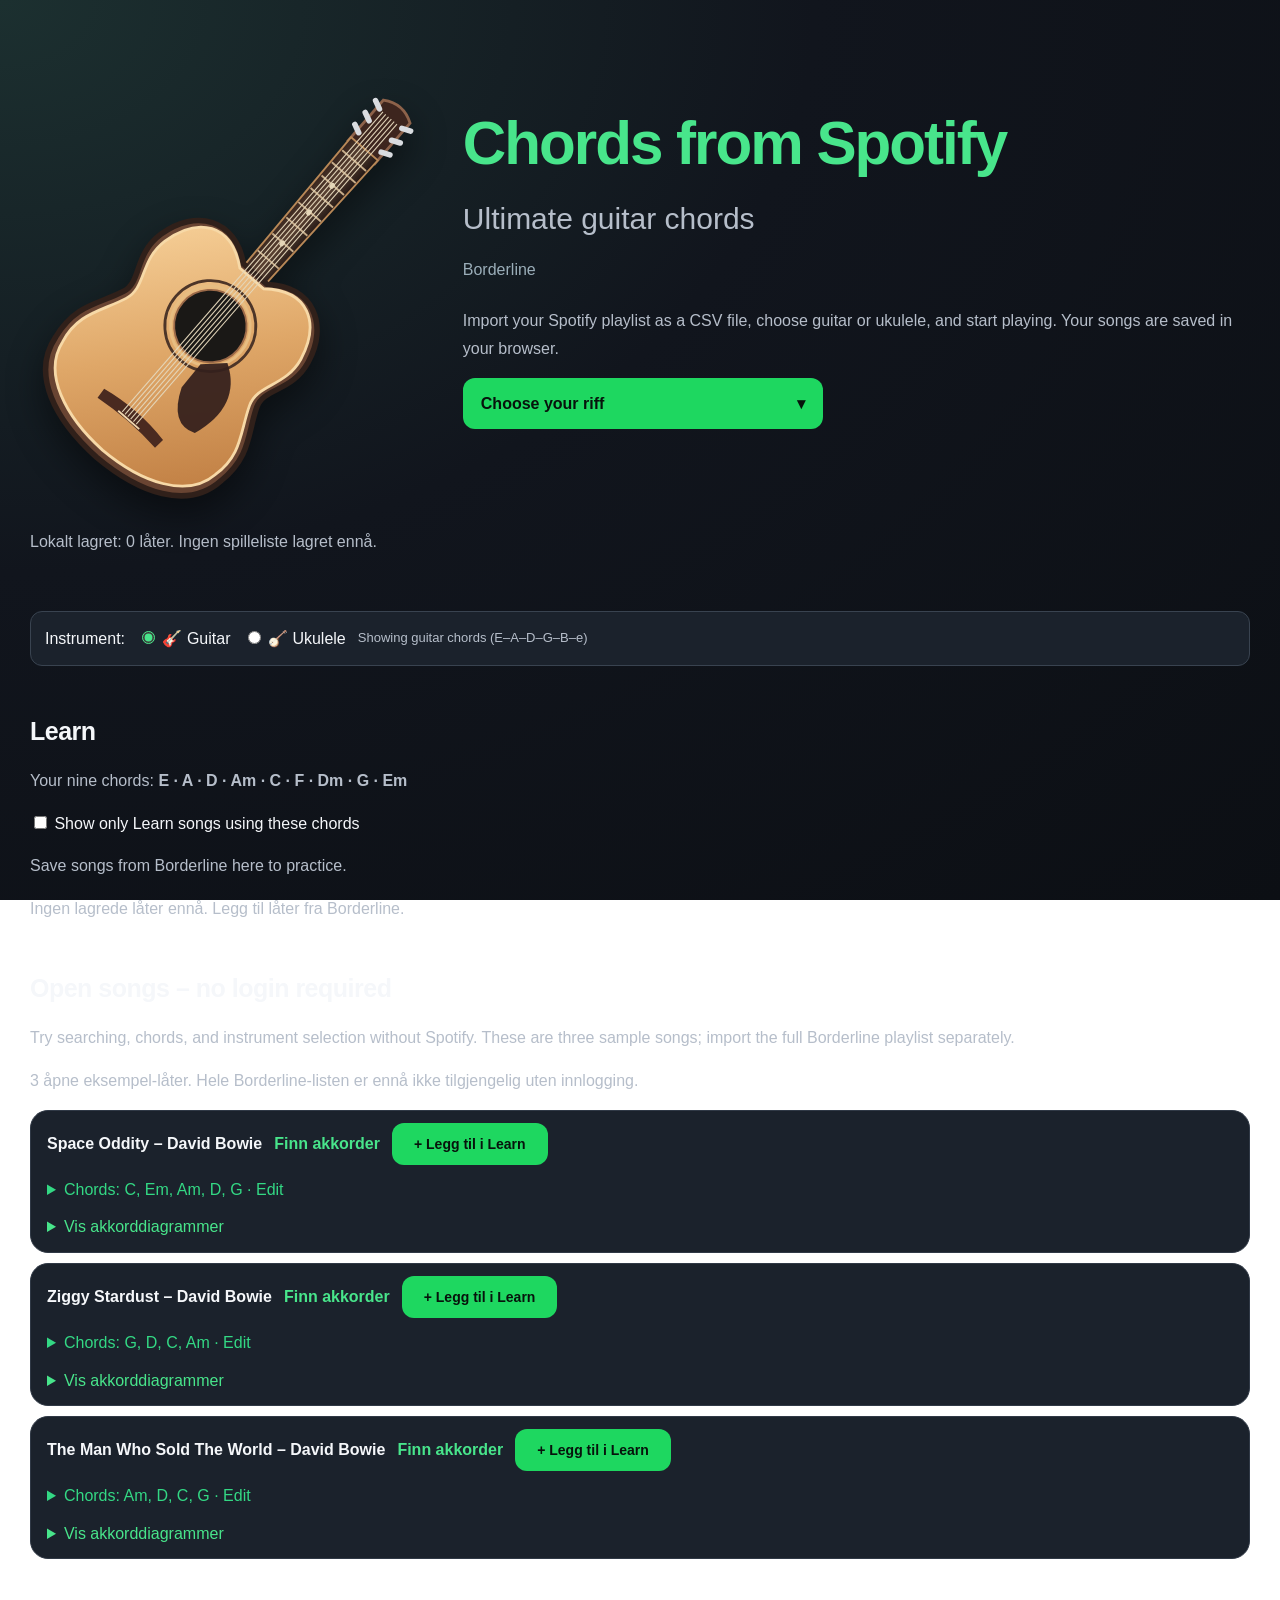
<file: index.html>
<!DOCTYPE html>
<html lang="en">
<head>
    <meta charset="UTF-8">
    <meta name="viewport" content="width=device-width, initial-scale=1.0">
    <title>Chords from Spotify</title>
<link rel="stylesheet" href="style.css">
<style>.acoustic-icon{width:1.25em;height:1.25em;vertical-align:-.12em;display:inline-block;flex-shrink:0} .chord-editor{margin:12px 0;max-width:600px}.chord-editor summary{cursor:pointer;color:#33d884}.chord-editor textarea{display:block;box-sizing:border-box;width:100%;margin:10px 0;padding:10px;border:1px solid #67707d;border-radius:8px;background:#202833;color:white}.chord-feedback{font-size:.9em} .action-dropdown{position:relative;width:100%;max-width:360px}.action-dropdown summary{list-style:none;cursor:pointer;background:#1ed760;color:#07130c;padding:13px 18px;border-radius:12px;font-weight:700}.action-dropdown summary::-webkit-details-marker{display:none}.action-dropdown summary span{float:right}.action-dropdown-items{display:flex;flex-direction:column;gap:8px;margin-top:8px;padding:12px;background:#202630;border:1px solid #394350;border-radius:12px}.action-dropdown-items button{width:100%;white-space:normal;text-align:left}.action-dropdown-items input[hidden]{display:none} </style>
</head>
<body>
    
<header class="hero"><div class="hero-art"><svg class="hero-guitar" viewBox="0 0 420 510" xmlns="http://www.w3.org/2000/svg" role="img" aria-label="Natural wood acoustic guitar"><defs><linearGradient id="topWood" x1="0" y1="0" x2="1" y2="1"><stop stop-color="#f9d49d"/><stop offset=".48" stop-color="#dfa768"/><stop offset="1" stop-color="#bc793e"/></linearGradient><linearGradient id="neckWood" x2="1" y2="0"><stop stop-color="#35231c"/><stop offset=".5" stop-color="#594031"/><stop offset="1" stop-color="#211715"/></linearGradient></defs><g transform="translate(15 15) rotate(41 205 255)"><path d="M186 8 Q205 -4 224 8 L224 66 L186 66Z" fill="#3d251e" stroke="#8d624a" stroke-width="3"/><path d="M189 18 L180 14 M189 35 L180 31 M189 52 L180 48 M221 18 L230 14 M221 35 L230 31 M221 52 L230 48" stroke="#d9dce0" stroke-width="6" stroke-linecap="round"/><path d="M186 61 L224 61 L220 258 L190 258Z" fill="url(#neckWood)" stroke="#b88857" stroke-width="2"/><path d="M188 78 L222 78 M188 95 L222 95 M189 113 L221 113 M189 131 L221 131 M189 151 L221 151 M190 172 L220 172 M190 195 L220 195 M190 219 L220 219 M190 244 L220 244" stroke="#c7ad8a" stroke-width="2"/><path d="M205 113 V115 M205 151 V153 M205 195 V197" stroke="#e5d6b7" stroke-width="5" stroke-linecap="round"/><path d="M188 240 C150 209 110 229 100 274 C92 310 118 326 110 347 C99 375 80 391 87 432 C93 480 145 500 205 501 C265 500 317 480 323 432 C330 391 311 375 300 347 C292 326 318 310 310 274 C300 229 260 209 222 240Z" fill="#694432" stroke="#30201a" stroke-width="6"/><path d="M188 246 C150 215 118 234 108 277 C101 310 126 328 117 351 C106 379 88 397 96 431 C102 471 151 490 205 491 C259 490 308 471 314 431 C322 397 304 379 293 351 C284 328 309 310 302 277 C292 234 260 215 222 246Z" fill="url(#topWood)" stroke="#f7d9a7" stroke-width="3"/><circle cx="205" cy="314" r="49" fill="none" stroke="#4d3528" stroke-width="3"/><circle cx="205" cy="314" r="43" fill="none" stroke="#e7bd82" stroke-width="3"/><circle cx="205" cy="314" r="39" fill="#1a1816" stroke="#9b6948" stroke-width="2"/><path d="M245 332 Q287 357 268 412 Q241 423 225 384 L224 352Z" fill="#34201c" opacity=".93"/><path d="M163 440 Q205 432 247 440 L246 452 Q205 447 164 452Z" fill="#4a2a20"/><path d="M190 448 H220" stroke="#f1d7ae" stroke-width="2"/><path d="M194 18 L194 446 M198 18 L198 446 M202 18 L202 446 M206 18 L206 446 M210 18 L210 446 M214 18 L214 446" stroke="#e4d7bb" stroke-width="1.2" opacity=".95"/></g></svg></div><div class="hero-content"><h1>Chords from Spotify</h1><p class="hero-subtitle">Ultimate guitar chords</p><p class="playlist-label">Borderline</p><p class="quick-help">Import your Spotify playlist as a CSV file, choose guitar or ukulele, and start playing. Your songs are saved in your browser.</p><div class="hero-controls">



<details class="action-dropdown"><summary>Choose your riff <span aria-hidden="true">▾</span></summary><div class="action-dropdown-items">
<button id="spotify-login">Connect your Spotify (optional)</button>
<button id="hent-spilleliste">Get Borderline from Spotify</button>
<button id="import-playlist" type="button">Import Spotify playlist (CSV)</button>
<input id="import-playlist-file" type="file" accept=".csv,text/csv" hidden>
<button id="export-playlist" type="button">Export saved song list</button>


<input
    type="text"
    id="sok-lat"
    placeholder="🔍 Search songs or artists..."
    
>




<select id="filter-nivaa" >
    <option value="alle">All songs</option>
    <option value="enkel">🟢 Easy</option>
    <option value="forslag">🎸 Songs with my 9 chords only</option>
    <option value="middels">🟡 Medium</option>
    <option value="vanskelig">🔴 Hard</option>
    <option value="uten">Not rated yet</option>
</select>
</div></details>
</div></div></header>


<p id="spotify-status" role="status" aria-live="polite" style="max-width:1100px;margin:12px auto;padding:10px 16px;min-height:1.5em"></p>
<section class="instrument-picker" aria-label="Choose instrument"><span>Instrument:</span><label><input type="radio" name="instrument" value="guitar" checked> 🎸 Guitar</label><label><input type="radio" name="instrument" value="ukulele"> 🪕 Ukulele</label><span id="instrument-info">Showing guitar chords (E–A–D–G–B–e)</span></section>
<h2>Learn</h2>
<p class="beginner-chords">Your nine chords: <strong>E · A · D · Am · C · F · Dm · G · Em</strong></p>
<label class="learn-filter"><input type="checkbox" id="learn-beginner-only"> Show only Learn songs using these chords</label>

<p>Save songs from Borderline here to practice.</p>

<div id="song-list"></div>
<h2>Open songs – no login required</h2>
<p>Try searching, chords, and instrument selection without Spotify. These are three sample songs; import the full Borderline playlist separately.</p>
<div id="public-songs"></div>





    




<script src="akkorder.js"></script>
<script src="diagrammer.js"></script>
<script src="spotify.js"></script>
<script src="public-songs.js"></script>
</body>
</html>
</file>
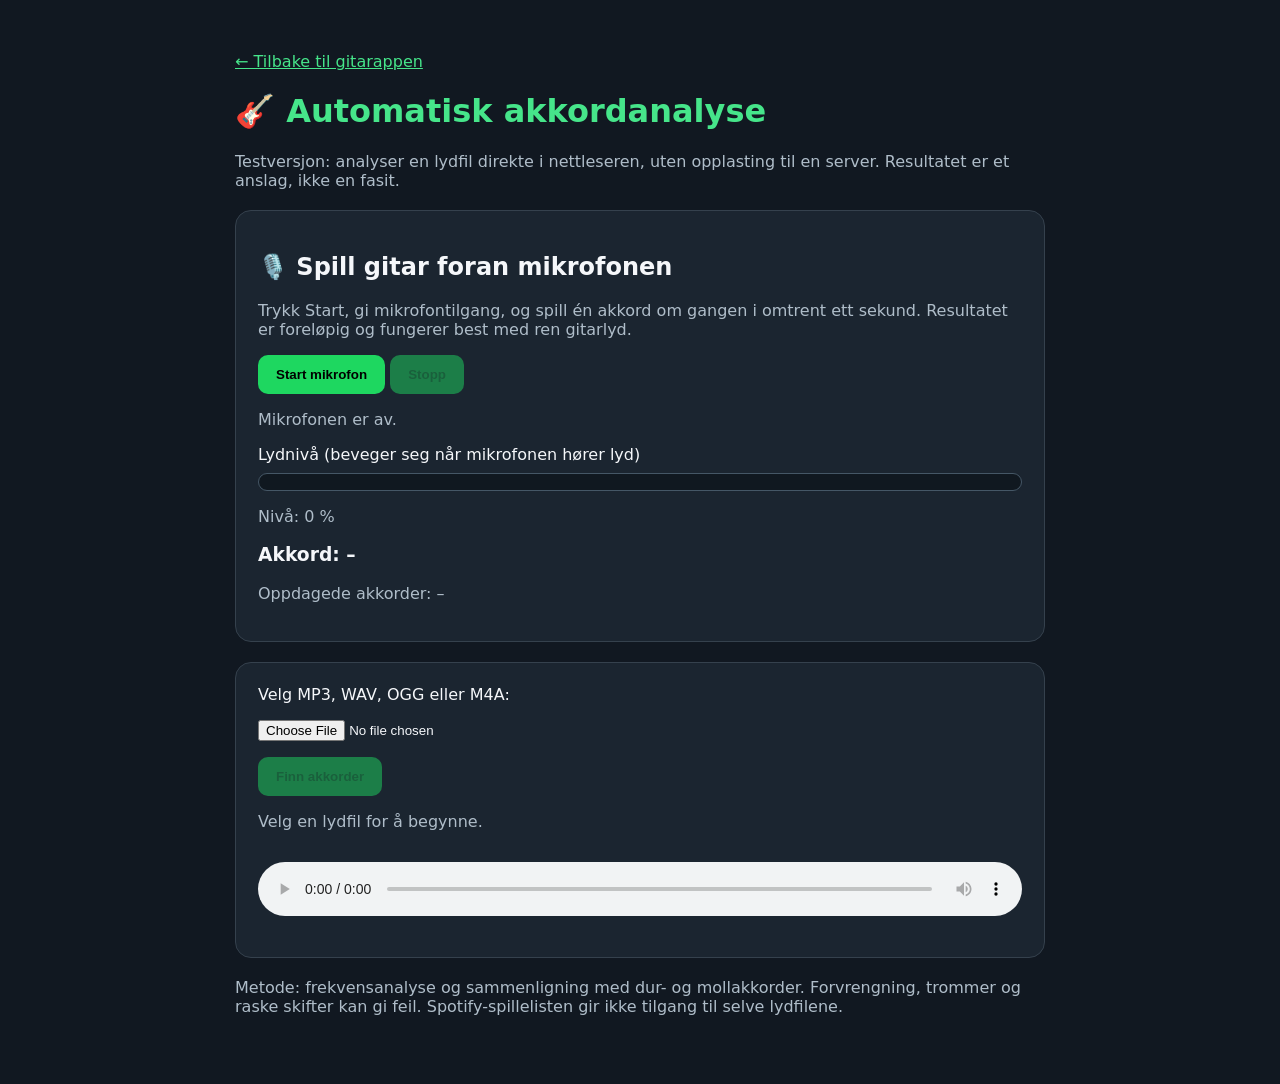
<file: akkordanalyse.html>
<!doctype html><html lang="no"><head><meta charset="utf-8"><meta name="viewport" content="width=device-width,initial-scale=1"><title>Akkordanalyse – Chords from Spotify</title><style>
*{box-sizing:border-box}body{background:#111821;color:#f5f7fa;font:16px system-ui;margin:0}main{max-width:850px;margin:32px auto;padding:20px}h1{color:#46e58a}.panel{background:#1b2530;border:1px solid #35414d;border-radius:16px;padding:22px;margin:20px 0}.muted{color:#afbdc9}a{color:#46e58a}input{max-width:100%}button{background:#1ed760;border:0;border-radius:10px;padding:12px 18px;font-weight:700;cursor:pointer}button:disabled{opacity:.5}.event{display:flex;gap:18px;border-bottom:1px solid #35414d;padding:10px}.event strong{color:#46e58a;min-width:65px}.event time{min-width:90px}audio{width:100%;margin:15px 0}#status{white-space:pre-wrap}</style></head><body><main><a href="ny-versjon.html">← Tilbake til gitarappen</a><h1>🎸 Automatisk akkordanalyse</h1><p class="muted">Testversjon: analyser en lydfil direkte i nettleseren, uten opplasting til en server. Resultatet er et anslag, ikke en fasit.</p><div class="panel"><h2>🎙️ Spill gitar foran mikrofonen</h2><p class="muted">Trykk Start, gi mikrofontilgang, og spill én akkord om gangen i omtrent ett sekund. Resultatet er foreløpig og fungerer best med ren gitarlyd.</p><button id="mic-start">Start mikrofon</button> <button id="mic-stop" disabled>Stopp</button><p id="mic-status" role="status" class="muted">Mikrofonen er av.</p><label for="mic-meter">Lydnivå (beveger seg når mikrofonen hører lyd)</label><div style="height:18px;background:#101820;border:1px solid #455766;border-radius:10px;overflow:hidden;margin:9px 0"><div id="mic-meter" style="height:100%;width:0%;background:#46e58a;transition:width .12s"></div></div><p id="mic-level" class="muted">Nivå: 0 %</p><h3 id="mic-current">Akkord: –</h3><p id="mic-found" class="muted">Oppdagede akkorder: –</p></div><div class="panel"><label for="audio-file">Velg MP3, WAV, OGG eller M4A:</label><p><input id="audio-file" type="file" accept="audio/*,.ogg,.mp3,.wav,.m4a"></p><button id="analyze" disabled>Finn akkorder</button><p id="status" role="status" class="muted">Velg en lydfil for å begynne.</p><audio id="player" controls></audio></div><div id="results" class="panel" hidden><h2>Akkorder i rekkefølge</h2><p id="summary"></p><div id="events"></div></div><p class="muted">Metode: frekvensanalyse og sammenligning med dur- og mollakkorder. Forvrengning, trommer og raske skifter kan gi feil. Spotify-spillelisten gir ikke tilgang til selve lydfilene.</p></main><script src="akkordanalyse.js?v=8"></script></body></html>
</file>
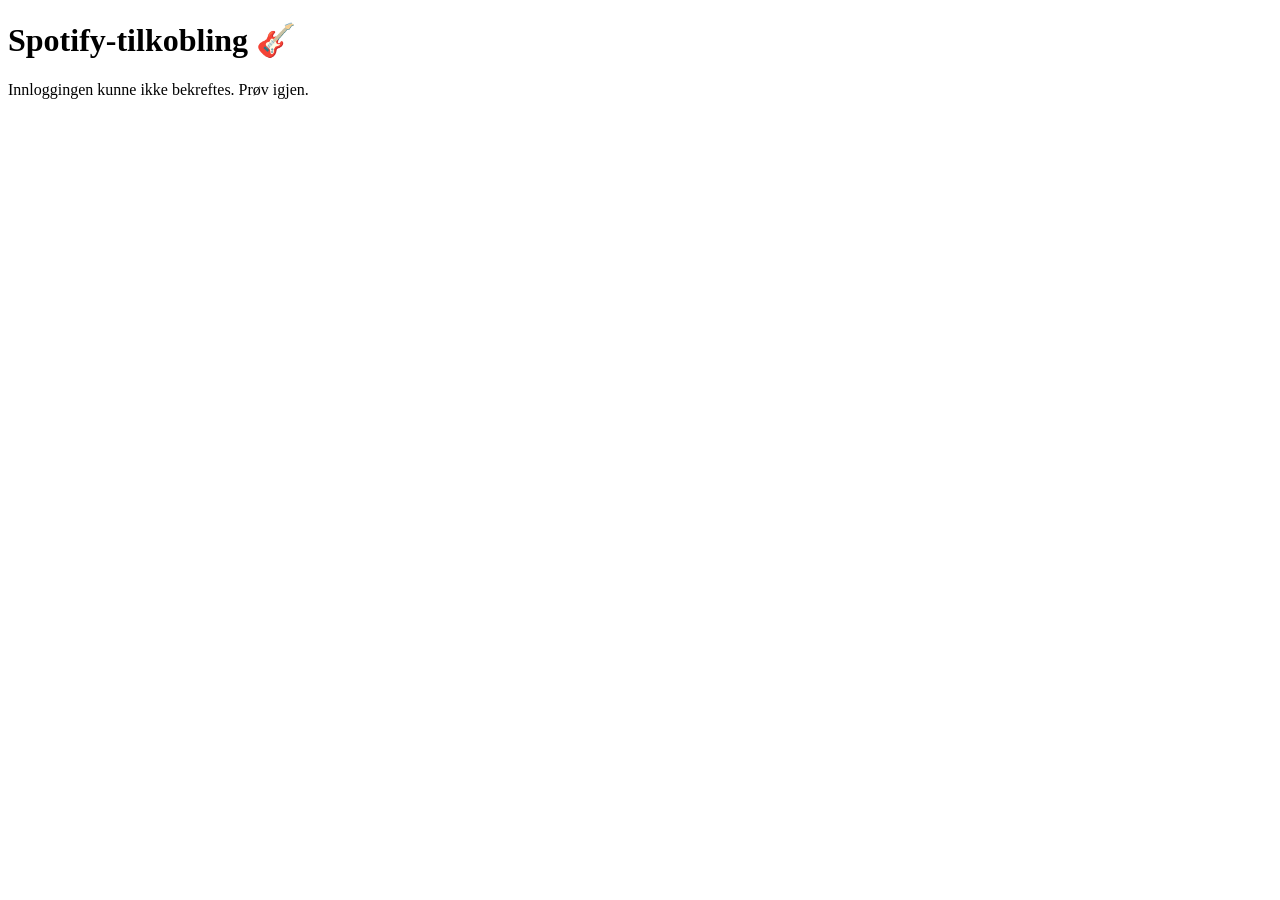
<file: callback.html>
<!DOCTYPE html>
<html lang="no">
<head>
    <meta charset="UTF-8">
    <title>Spotify-tilkobling</title>
</head>
<body>
    <h1>Spotify-tilkobling 🎸</h1>
    <p id="status">Fullfører innloggingen...</p>

    <script src="callback.js"></script>
</body>
</html>
</file>
<file: style.css>
/* MODERNE GITAR-APP */

* {
    box-sizing: border-box;
}

body {
    background: radial-gradient(
        ellipse at top left,
        #1c3030 0%,
        #11151d 45%,
        #0c0f14 100%
    );
    background-attachment: fixed;
    color: #f5f7fa;
    font-family: "Segoe UI", Arial, sans-serif;
    max-width: 1100px;
    margin: 0 auto;
    padding: 45px 30px;
    line-height: 1.6;
}

h1 {
    color: #48e58b;
    font-size: 38px;
    letter-spacing: -1px;
    margin-bottom: 8px;
}

h2 {
    font-size: 25px;
    margin-top: 45px;
    margin-bottom: 16px;
    letter-spacing: -0.5px;
}

p {
    color: #b6beca;
    line-height: 1.7;
}

/* KNAPPER */

button {
    background: #1ed760;
    color: #07130c;
    border: none;
    padding: 13px 22px;
    border-radius: 12px;
    cursor: pointer;
    font-weight: 700;
    font-size: 14px;
    transition: 0.2s ease;
}

button:hover {
    background: #48f58a;
    transform: translateY(-2px);
    box-shadow: 0 6px 20px #1ed76033;
}

/* SØKEFELT */

#sok-lat {
    background: #202630 !important;
    color: white;
    border: 1px solid #394350;
    border-radius: 12px;
    padding: 14px !important;
    font-size: 14px;
    max-width: 100%;
}

#sok-lat:focus {
    outline: none;
    border-color: #1ed760;
    box-shadow: 0 0 0 3px #1ed76022;
}

/* FILTER */

#filter-nivaa {
    background: #202630;
    color: white;
    border: 1px solid #394350;
    border-radius: 12px;
    padding: 13px !important;
    cursor: pointer;
}

/* SPOTIFY-STATUS */

#spotify-status {
    margin-top: 25px;
    color: #dce3ec;
}

#spotify-status ol {
    padding-left: 30px;
}

#spotify-status li {
    background: #1b222c;
    border: 1px solid #303946;
    border-radius: 14px;
    padding: 12px 16px;
    margin-bottom: 10px;
    transition: 0.2s ease;
}

#spotify-status li:hover {
    background: #252f3b;
    border-color: #486050;
}

#spotify-status a {
    color: #48e58b !important;
    text-decoration: none;
    font-weight: 600;
}

#spotify-status a:hover {
    text-decoration: underline;
}

#spotify-status select {
    background: #303946;
    color: white;
    border: 1px solid #485365;
    border-radius: 8px;
    padding: 7px;
    margin-top: 6px;
}

/* LÅTKORT */

.song-card {
    background: #1b222c;
    border: 1px solid #303946;
    padding: 12px 16px;
    margin-bottom: 10px;
    border-radius: 18px;
    transition: 0.2s ease;
}

.song-card:hover {
    background: #252f3b;
    transform: translateY(-2px);
}

.song-card h3 {
    margin-top: 0;
    margin-bottom: 6px;
    font-size: 19px;
}

.song-card p {
    margin-top: 0;
    margin-bottom: 6px;
    color: #aeb8c5;
}

.song-card a {
    display: inline-block;
    color: #48e58b;
    font-weight: 600;
    text-decoration: none;
    margin-top: 8px;
}

.song-card a:hover {
    text-decoration: underline;
}

.song-card select {
    margin-top: 6px;
    background: #303946;
    color: white;
    border: 1px solid #485365;
    border-radius: 8px;
    padding: 7px;
}

/* MOBIL */

@media (max-width: 600px) {
    body {
        padding: 20px 15px;
    }

    h1 {
        font-size: 29px;
    }

    h2 {
        font-size: 22px;
    }

    button {
        margin-bottom: 8px;
    }

    #spotify-status li {
        padding: 14px;
    }
}


/* New acoustic-guitar hero, inspired by approved preview */
body{max-width:1280px;padding:34px 30px}
.hero{display:grid;grid-template-columns:minmax(210px,34%) minmax(0,1fr);align-items:center;gap:18px;min-height:380px;margin-bottom:20px}
.hero-art{min-width:0;display:flex;justify-content:center;align-items:center}
.hero-guitar{display:block;width:100%;max-width:390px;height:auto;filter:drop-shadow(0 16px 18px #0007)}
.hero-content{min-width:0}
.hero h1{font-size:clamp(32px,4.7vw,66px);line-height:1.08;letter-spacing:-2px;margin:0 0 16px;color:#48e58b}
.hero-subtitle{font-size:clamp(19px,2.5vw,30px);margin:0 0 12px}
.playlist-label{margin:0 0 24px;color:#9baeb9}
.hero-controls{display:flex;flex-wrap:wrap;align-items:center;gap:12px}
.hero-controls button{white-space:nowrap}
.hero-controls #sok-lat{width:260px;flex:1 1 200px;margin:0!important}
.hero-controls #filter-nivaa{margin:0;min-height:46px}
@media(max-width:720px){.hero{grid-template-columns:110px minmax(0,1fr);gap:12px;min-height:0}.hero h1{font-size:clamp(26px,5.5vw,40px);letter-spacing:-1px}.hero-subtitle{font-size:16px}.hero-controls{grid-column:1/-1}.hero-art{align-self:start}.hero-guitar{max-width:145px}.hero-content{display:contents}.hero-content h1,.hero-content .hero-subtitle,.hero-content .playlist-label{grid-column:2}.hero-content h1{align-self:end}.hero-content .hero-subtitle{margin:0}.hero-content .playlist-label{margin:0}.hero-controls{grid-column:1/-1}}

.instrument-picker{display:flex;align-items:center;flex-wrap:wrap;gap:12px;margin:16px 0 24px;padding:14px 18px;background:#1b222c;border:1px solid #303946;border-radius:14px}.instrument-picker label{cursor:pointer}.instrument-picker input{accent-color:#48e58b}.instrument-picker #instrument-info{color:#b6beca;font-size:13px}.diagram-section{margin-top:10px}.diagram-section summary{color:#48e58b;cursor:pointer}.diagram-grid{display:flex;gap:12px;flex-wrap:wrap;margin:12px 0}.chord-diagram{width:125px;padding:8px;border:1px solid #3c4a55;border-radius:10px;background:#202630}.chord-diagram svg{display:block;width:100%;height:auto}.diagram-grid p{width:100%}

.instrument-picker{display:flex;flex-wrap:wrap;align-items:center;gap:12px;padding:14px;margin:16px 0;border:1px solid #394350;border-radius:12px;background:#1b222c}.instrument-picker input{accent-color:#48e58b}.instrument-picker label{cursor:pointer}.instrument-picker span:last-child{color:#b6beca}.chord-diagrams{margin-top:12px}.chord-diagrams summary{cursor:pointer;color:#48e58b}.chord-grid{display:flex;flex-wrap:wrap;gap:10px;margin-top:12px}.chord-diagram{width:130px;padding:8px;border-radius:10px;border:1px solid #394350;background:#202630}.chord-diagram svg{display:block;width:100%}

/* Compact controls inside the Choose your riff dropdown */
.action-dropdown .action-dropdown-items #sok-lat{display:block;width:100%;height:44px;min-height:44px;max-height:44px;flex:none;min-width:0;margin:0!important;padding:10px 12px!important;line-height:22px;}
.action-dropdown .action-dropdown-items #filter-nivaa{display:block;width:100%;min-height:44px;margin:0;}
.action-dropdown .action-dropdown-items button{margin:0;}
</file>
